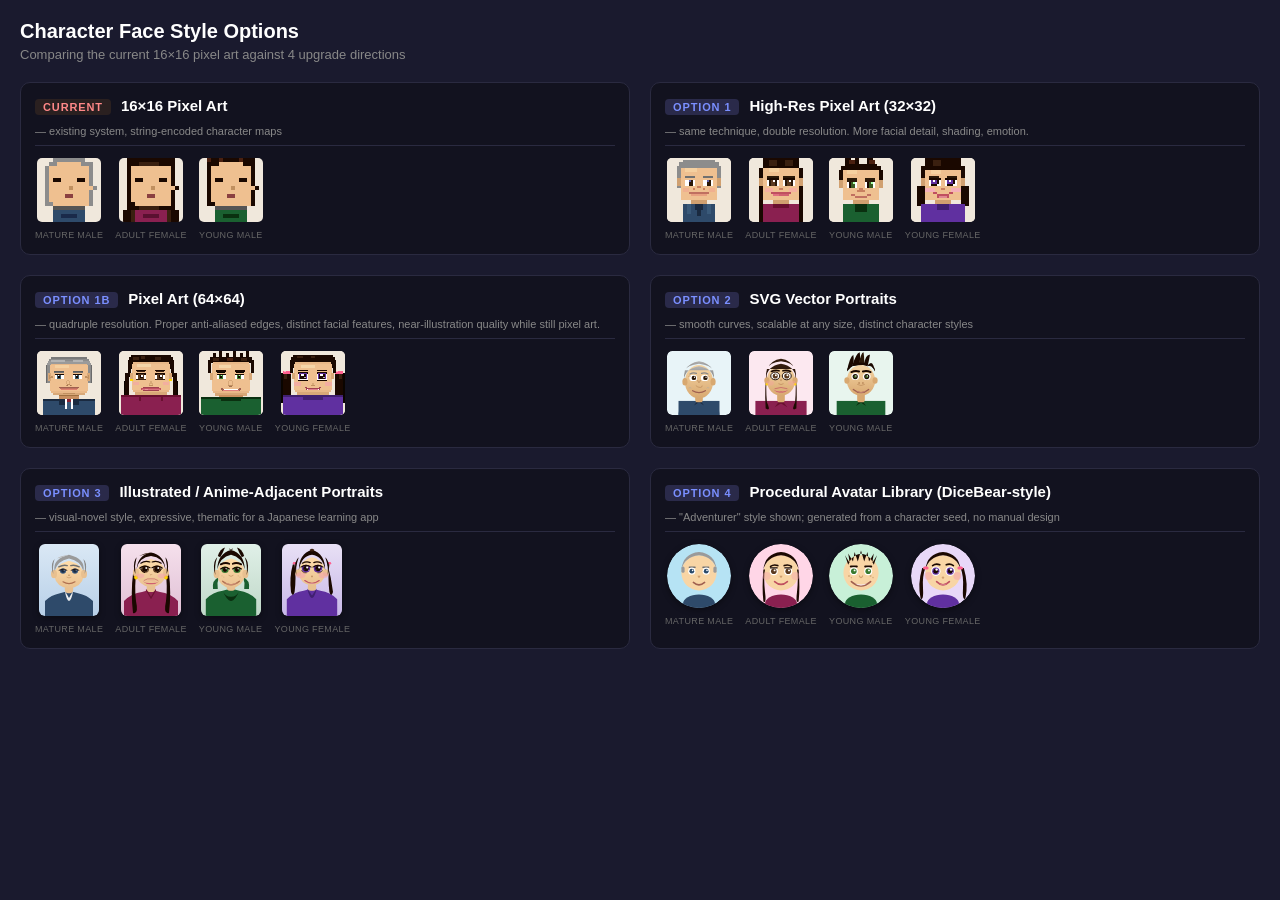
<file: face-styles-demo.html>
<!DOCTYPE html>
<html lang="en">
<head>
<meta charset="UTF-8">
<title>Character Face Style Options</title>
<style>
  * { box-sizing: border-box; margin: 0; padding: 0; }
  body {
    background: #1a1a2e;
    font-family: -apple-system, BlinkMacSystemFont, 'Segoe UI', sans-serif;
    color: #e0e0e0;
    padding: 20px;
  }
  h1 { font-size: 20px; color: #fff; margin-bottom: 4px; }
  .subtitle { color: #888; font-size: 13px; margin-bottom: 20px; }

  .grid {
    display: grid;
    grid-template-columns: 1fr 1fr;
    gap: 20px;
  }
  .section {
    margin-bottom: 0;
    background: #12121f;
    padding: 14px;
    border-radius: 10px;
    border: 1px solid #2a2a40;
  }
  .section.full { grid-column: 1 / -1; }
  .section-header {
    display: flex;
    align-items: baseline;
    gap: 10px;
    margin-bottom: 12px;
    padding-bottom: 8px;
    border-bottom: 1px solid #2a2a40;
    flex-wrap: wrap;
  }
  .option-badge {
    background: #2a2a4a;
    color: #7a8fff;
    font-size: 11px;
    font-weight: 700;
    padding: 2px 8px;
    border-radius: 4px;
    text-transform: uppercase;
    letter-spacing: 0.08em;
  }
  .section-title { font-size: 15px; font-weight: 600; color: #fff; }
  .section-desc { font-size: 11px; color: #888; flex-basis: 100%; }

  .faces-row {
    display: flex;
    gap: 12px;
    flex-wrap: wrap;
  }
  .face-card {
    display: flex;
    flex-direction: column;
    align-items: center;
    gap: 4px;
  }
  .face-label {
    font-size: 9px;
    color: #666;
    text-transform: uppercase;
    letter-spacing: 0.04em;
  }

  .current-face svg, .hires-face svg, .ultra-face svg {
    width: 64px; height: 64px;
    image-rendering: pixelated;
    border-radius: 5px;
    background: #f0e8dc;
  }
  .vector-face svg {
    width: 64px; height: 64px;
    border-radius: 5px;
  }
  .illustrated-face svg {
    width: 60px; height: 72px;
    border-radius: 6px;
    box-shadow: 0 2px 6px rgba(0,0,0,0.4);
  }
  .dicebear-face svg {
    width: 64px; height: 64px;
    border-radius: 50%;
    box-shadow: 0 2px 6px rgba(0,0,0,0.4);
  }

  .size-compare { display: none; }
</style>
</head>
<body>

<h1>Character Face Style Options</h1>
<p class="subtitle">Comparing the current 16×16 pixel art against 4 upgrade directions</p>

<div class="grid">

<!-- CURRENT -->
<div class="section">
  <div class="section-header">
    <span class="option-badge" style="background:#2a2020;color:#ff8888">Current</span>
    <span class="section-title">16×16 Pixel Art</span>
    <span class="section-desc">— existing system, string-encoded character maps</span>
  </div>
  <div class="faces-row">
    <div class="face-card">
      <div class="current-face">
        <svg viewBox="0 0 16 16" xmlns="http://www.w3.org/2000/svg">
          <!-- mature male - grey hair -->
          <rect x="4" y="0" width="8" height="1" fill="#8C8C8C"/>
          <rect x="3" y="1" width="2" height="1" fill="#8C8C8C"/><rect x="5" y="1" width="6" height="1" fill="#EFC090"/><rect x="11" y="1" width="3" height="1" fill="#8C8C8C"/>
          <rect x="2" y="2" width="1" height="1" fill="#8C8C8C"/><rect x="3" y="2" width="10" height="1" fill="#EFC090"/><rect x="13" y="2" width="1" height="1" fill="#8C8C8C"/>
          <rect x="2" y="3" width="1" height="1" fill="#8C8C8C"/><rect x="3" y="3" width="10" height="1" fill="#EFC090"/><rect x="13" y="3" width="1" height="1" fill="#8C8C8C"/>
          <rect x="2" y="4" width="1" height="1" fill="#8C8C8C"/><rect x="3" y="4" width="10" height="1" fill="#EFC090"/><rect x="13" y="4" width="1" height="1" fill="#8C8C8C"/>
          <rect x="2" y="5" width="1" height="1" fill="#8C8C8C"/><rect x="3" y="5" width="1" height="1" fill="#EFC090"/><rect x="4" y="5" width="2" height="1" fill="#1A0800"/><rect x="6" y="5" width="4" height="1" fill="#EFC090"/><rect x="10" y="5" width="2" height="1" fill="#1A0800"/><rect x="12" y="5" width="1" height="1" fill="#EFC090"/><rect x="13" y="5" width="1" height="1" fill="#8C8C8C"/>
          <rect x="2" y="6" width="1" height="1" fill="#8C8C8C"/><rect x="3" y="6" width="10" height="1" fill="#EFC090"/><rect x="13" y="6" width="1" height="1" fill="#8C8C8C"/>
          <rect x="2" y="7" width="1" height="1" fill="#8C8C8C"/><rect x="3" y="7" width="5" height="1" fill="#EFC090"/><rect x="8" y="7" width="1" height="1" fill="#C09060"/><rect x="9" y="7" width="5" height="1" fill="#EFC090"/><rect x="14" y="7" width="1" height="1" fill="#8C8C8C"/>
          <rect x="2" y="8" width="1" height="1" fill="#8C8C8C"/><rect x="3" y="8" width="10" height="1" fill="#EFC090"/><rect x="13" y="8" width="1" height="1" fill="#8C8C8C"/>
          <rect x="2" y="9" width="1" height="1" fill="#8C8C8C"/><rect x="3" y="9" width="4" height="1" fill="#EFC090"/><rect x="7" y="9" width="2" height="1" fill="#8B4040"/><rect x="9" y="9" width="4" height="1" fill="#EFC090"/><rect x="13" y="9" width="1" height="1" fill="#8C8C8C"/>
          <rect x="2" y="10" width="1" height="1" fill="#8C8C8C"/><rect x="3" y="10" width="10" height="1" fill="#EFC090"/><rect x="13" y="10" width="1" height="1" fill="#8C8C8C"/>
          <rect x="2" y="11" width="2" height="1" fill="#8C8C8C"/><rect x="4" y="11" width="9" height="1" fill="#EFC090"/><rect x="13" y="11" width="1" height="1" fill="#8C8C8C"/>
          <rect x="4" y="12" width="8" height="1" fill="#555"/>
          <rect x="4" y="13" width="8" height="1" fill="#2E4A6A"/>
          <rect x="4" y="14" width="2" height="1" fill="#2E4A6A"/><rect x="6" y="14" width="4" height="1" fill="#1A2A4A"/><rect x="10" y="14" width="2" height="1" fill="#2E4A6A"/>
          <rect x="4" y="15" width="8" height="1" fill="#2E4A6A"/>
        </svg>
      </div>
      <span class="face-label">Mature Male</span>
    </div>
    <div class="face-card">
      <div class="current-face">
        <svg viewBox="0 0 16 16" xmlns="http://www.w3.org/2000/svg">
          <!-- adult female - dark hair, pink shirt -->
          <rect x="2" y="0" width="12" height="1" fill="#1A0800"/>
          <rect x="2" y="1" width="3" height="1" fill="#1A0800"/><rect x="5" y="1" width="5" height="1" fill="#3A2010"/><rect x="10" y="1" width="4" height="1" fill="#1A0800"/>
          <rect x="2" y="2" width="1" height="1" fill="#1A0800"/><rect x="3" y="2" width="10" height="1" fill="#EFC090"/><rect x="13" y="2" width="1" height="1" fill="#1A0800"/>
          <rect x="2" y="3" width="1" height="1" fill="#1A0800"/><rect x="3" y="3" width="10" height="1" fill="#EFC090"/><rect x="13" y="3" width="1" height="1" fill="#1A0800"/>
          <rect x="2" y="4" width="1" height="1" fill="#1A0800"/><rect x="3" y="4" width="10" height="1" fill="#EFC090"/><rect x="13" y="4" width="1" height="1" fill="#1A0800"/>
          <rect x="2" y="5" width="1" height="1" fill="#1A0800"/><rect x="3" y="5" width="1" height="1" fill="#EFC090"/><rect x="4" y="5" width="2" height="1" fill="#1A0800"/><rect x="6" y="5" width="4" height="1" fill="#EFC090"/><rect x="10" y="5" width="2" height="1" fill="#1A0800"/><rect x="12" y="5" width="1" height="1" fill="#EFC090"/><rect x="13" y="5" width="1" height="1" fill="#1A0800"/>
          <rect x="2" y="6" width="1" height="1" fill="#1A0800"/><rect x="3" y="6" width="10" height="1" fill="#EFC090"/><rect x="13" y="6" width="1" height="1" fill="#1A0800"/>
          <rect x="2" y="7" width="1" height="1" fill="#1A0800"/><rect x="3" y="7" width="5" height="1" fill="#EFC090"/><rect x="8" y="7" width="1" height="1" fill="#C09060"/><rect x="9" y="7" width="5" height="1" fill="#EFC090"/><rect x="14" y="7" width="1" height="1" fill="#1A0800"/>
          <rect x="2" y="8" width="1" height="1" fill="#1A0800"/><rect x="3" y="8" width="10" height="1" fill="#EFC090"/><rect x="13" y="8" width="1" height="1" fill="#1A0800"/>
          <rect x="2" y="9" width="1" height="1" fill="#1A0800"/><rect x="3" y="9" width="4" height="1" fill="#EFC090"/><rect x="7" y="9" width="2" height="1" fill="#8B4040"/><rect x="9" y="9" width="4" height="1" fill="#EFC090"/><rect x="13" y="9" width="1" height="1" fill="#1A0800"/>
          <rect x="2" y="10" width="1" height="1" fill="#1A0800"/><rect x="3" y="10" width="10" height="1" fill="#EFC090"/><rect x="13" y="10" width="1" height="1" fill="#1A0800"/>
          <rect x="2" y="11" width="2" height="1" fill="#1A0800"/><rect x="4" y="11" width="9" height="1" fill="#EFC090"/><rect x="13" y="11" width="1" height="1" fill="#1A0800"/>
          <rect x="2" y="12" width="3" height="1" fill="#1A0800"/><rect x="5" y="12" width="5" height="1" fill="#3A2010"/><rect x="10" y="12" width="4" height="1" fill="#1A0800"/>
          <rect x="1" y="13" width="2" height="1" fill="#1A0800"/><rect x="3" y="13" width="1" height="1" fill="#3A2010"/><rect x="4" y="13" width="8" height="1" fill="#8A2050"/><rect x="12" y="13" width="1" height="1" fill="#3A2010"/><rect x="13" y="13" width="2" height="1" fill="#1A0800"/>
          <rect x="1" y="14" width="2" height="1" fill="#1A0800"/><rect x="3" y="14" width="1" height="1" fill="#3A2010"/><rect x="4" y="14" width="2" height="1" fill="#8A2050"/><rect x="6" y="14" width="4" height="1" fill="#5A1030"/><rect x="10" y="14" width="2" height="1" fill="#8A2050"/><rect x="12" y="14" width="1" height="1" fill="#3A2010"/><rect x="13" y="14" width="2" height="1" fill="#1A0800"/>
          <rect x="1" y="15" width="2" height="1" fill="#1A0800"/><rect x="3" y="15" width="1" height="1" fill="#3A2010"/><rect x="4" y="15" width="8" height="1" fill="#8A2050"/><rect x="12" y="15" width="1" height="1" fill="#3A2010"/><rect x="13" y="15" width="2" height="1" fill="#1A0800"/>
        </svg>
      </div>
      <span class="face-label">Adult Female</span>
    </div>
    <div class="face-card">
      <div class="current-face">
        <svg viewBox="0 0 16 16" xmlns="http://www.w3.org/2000/svg">
          <!-- young male -->
          <rect x="2" y="0" width="12" height="1" fill="#1A0800"/>
          <rect x="2" y="0" width="1" height="1" fill="#4A2010"/><rect x="5" y="0" width="1" height="1" fill="#4A2010"/><rect x="10" y="0" width="1" height="1" fill="#4A2010"/>
          <rect x="2" y="1" width="3" height="1" fill="#1A0800"/><rect x="5" y="1" width="6" height="1" fill="#EFC090"/><rect x="11" y="1" width="3" height="1" fill="#1A0800"/>
          <rect x="2" y="2" width="1" height="1" fill="#1A0800"/><rect x="3" y="2" width="10" height="1" fill="#EFC090"/><rect x="13" y="2" width="1" height="1" fill="#1A0800"/>
          <rect x="2" y="3" width="1" height="1" fill="#1A0800"/><rect x="3" y="3" width="10" height="1" fill="#EFC090"/><rect x="13" y="3" width="1" height="1" fill="#1A0800"/>
          <rect x="2" y="4" width="1" height="1" fill="#1A0800"/><rect x="3" y="4" width="10" height="1" fill="#EFC090"/><rect x="13" y="4" width="1" height="1" fill="#1A0800"/>
          <rect x="2" y="5" width="1" height="1" fill="#1A0800"/><rect x="3" y="5" width="1" height="1" fill="#EFC090"/><rect x="4" y="5" width="2" height="1" fill="#1A0800"/><rect x="6" y="5" width="4" height="1" fill="#EFC090"/><rect x="10" y="5" width="2" height="1" fill="#1A0800"/><rect x="12" y="5" width="1" height="1" fill="#EFC090"/><rect x="13" y="5" width="1" height="1" fill="#1A0800"/>
          <rect x="2" y="6" width="1" height="1" fill="#1A0800"/><rect x="3" y="6" width="10" height="1" fill="#EFC090"/><rect x="13" y="6" width="1" height="1" fill="#1A0800"/>
          <rect x="2" y="7" width="1" height="1" fill="#1A0800"/><rect x="3" y="7" width="5" height="1" fill="#EFC090"/><rect x="8" y="7" width="1" height="1" fill="#C09060"/><rect x="9" y="7" width="5" height="1" fill="#EFC090"/><rect x="14" y="7" width="1" height="1" fill="#1A0800"/>
          <rect x="2" y="8" width="1" height="1" fill="#1A0800"/><rect x="3" y="8" width="10" height="1" fill="#EFC090"/><rect x="13" y="8" width="1" height="1" fill="#1A0800"/>
          <rect x="2" y="9" width="1" height="1" fill="#1A0800"/><rect x="3" y="9" width="4" height="1" fill="#EFC090"/><rect x="7" y="9" width="2" height="1" fill="#8B4040"/><rect x="9" y="9" width="4" height="1" fill="#EFC090"/><rect x="13" y="9" width="1" height="1" fill="#1A0800"/>
          <rect x="2" y="10" width="1" height="1" fill="#1A0800"/><rect x="3" y="10" width="10" height="1" fill="#EFC090"/><rect x="13" y="10" width="1" height="1" fill="#1A0800"/>
          <rect x="2" y="11" width="2" height="1" fill="#1A0800"/><rect x="4" y="11" width="9" height="1" fill="#EFC090"/><rect x="13" y="11" width="1" height="1" fill="#1A0800"/>
          <rect x="4" y="12" width="8" height="1" fill="#555"/>
          <rect x="4" y="13" width="8" height="1" fill="#1A6030"/>
          <rect x="4" y="14" width="2" height="1" fill="#1A6030"/><rect x="6" y="14" width="4" height="1" fill="#0A3010"/><rect x="10" y="14" width="2" height="1" fill="#1A6030"/>
          <rect x="4" y="15" width="8" height="1" fill="#1A6030"/>
        </svg>
      </div>
      <span class="face-label">Young Male</span>
    </div>
  </div>
</div>

<!-- OPTION 1: HIGH-RES PIXEL ART -->
<div class="section">
  <div class="section-header">
    <span class="option-badge">Option 1</span>
    <span class="section-title">High-Res Pixel Art (32×32)</span>
    <span class="section-desc">— same technique, double resolution. More facial detail, shading, emotion.</span>
  </div>
  <div class="faces-row">

    <div class="face-card">
      <div class="hires-face">
        <svg viewBox="0 0 32 32" xmlns="http://www.w3.org/2000/svg">
          <!-- mature male 32x32 - grey hair, more detail -->
          <rect x="0" y="0" width="32" height="32" fill="#f0e8dc"/>
          <!-- hair top -->
          <rect x="8" y="1" width="16" height="1" fill="#8C8C8C"/>
          <rect x="6" y="2" width="20" height="2" fill="#8C8C8C"/>
          <rect x="5" y="4" width="22" height="1" fill="#8C8C8C"/>
          <!-- hair sides -->
          <rect x="5" y="5" width="2" height="10" fill="#8C8C8C"/>
          <rect x="25" y="5" width="2" height="10" fill="#8C8C8C"/>
          <!-- face skin -->
          <rect x="7" y="5" width="18" height="14" fill="#EFC090"/>
          <!-- forehead highlight -->
          <rect x="9" y="5" width="6" height="2" fill="#F5D0A0"/>
          <!-- ears -->
          <rect x="5" y="10" width="2" height="4" fill="#D0A070"/>
          <rect x="25" y="10" width="2" height="4" fill="#D0A070"/>
          <!-- eyebrows - grey -->
          <rect x="9" y="9" width="5" height="1" fill="#707070"/>
          <rect x="18" y="9" width="5" height="1" fill="#707070"/>
          <!-- eyes - white + dark pupil -->
          <rect x="9" y="11" width="5" height="3" fill="#fff"/>
          <rect x="18" y="11" width="5" height="3" fill="#fff"/>
          <rect x="11" y="11" width="2" height="3" fill="#2A1808"/>
          <rect x="20" y="11" width="2" height="3" fill="#2A1808"/>
          <!-- eye shine -->
          <rect x="11" y="11" width="1" height="1" fill="#6060AA"/>
          <rect x="20" y="11" width="1" height="1" fill="#6060AA"/>
          <!-- nose -->
          <rect x="15" y="14" width="2" height="1" fill="#C88060"/>
          <rect x="13" y="15" width="1" height="1" fill="#C88060"/>
          <rect x="18" y="15" width="1" height="1" fill="#C88060"/>
          <!-- cheeks -->
          <rect x="8" y="15" width="3" height="2" fill="#F0B090"/>
          <rect x="21" y="15" width="3" height="2" fill="#F0B090"/>
          <!-- mouth -->
          <rect x="11" y="17" width="10" height="1" fill="#C07060"/>
          <rect x="12" y="18" width="8" height="1" fill="#E8A080"/>
          <!-- chin -->
          <rect x="7" y="19" width="18" height="2" fill="#EFC090"/>
          <!-- neck -->
          <rect x="12" y="21" width="8" height="2" fill="#D0A070"/>
          <!-- shirt collar - dark blue -->
          <rect x="8" y="23" width="16" height="9" fill="#2E4A6A"/>
          <rect x="10" y="23" width="2" height="5" fill="#3A5A7A"/>
          <rect x="20" y="23" width="2" height="5" fill="#3A5A7A"/>
          <!-- collar v -->
          <rect x="14" y="23" width="4" height="3" fill="#1A2A40"/>
          <rect x="15" y="26" width="2" height="3" fill="#1A2A40"/>
        </svg>
      </div>
      <span class="face-label">Mature Male</span>
    </div>

    <div class="face-card">
      <div class="hires-face">
        <svg viewBox="0 0 32 32" xmlns="http://www.w3.org/2000/svg">
          <!-- adult female 32x32 -->
          <rect x="0" y="0" width="32" height="32" fill="#f0e8dc"/>
          <!-- long dark hair top -->
          <rect x="7" y="0" width="18" height="5" fill="#1A0800"/>
          <rect x="5" y="5" width="2" height="18" fill="#1A0800"/>
          <rect x="25" y="5" width="2" height="18" fill="#1A0800"/>
          <!-- hair highlight -->
          <rect x="10" y="1" width="4" height="3" fill="#3A2010"/>
          <rect x="18" y="1" width="4" height="3" fill="#3A2010"/>
          <!-- face skin -->
          <rect x="7" y="5" width="18" height="16" fill="#EFC090"/>
          <!-- forehead highlight -->
          <rect x="10" y="5" width="5" height="2" fill="#F5D0A0"/>
          <!-- ears -->
          <rect x="5" y="10" width="2" height="4" fill="#D0A070"/>
          <rect x="25" y="10" width="2" height="4" fill="#D0A070"/>
          <!-- eyebrows - thin, dark -->
          <rect x="9" y="9" width="6" height="1" fill="#2A1808"/>
          <rect x="17" y="9" width="6" height="1" fill="#2A1808"/>
          <!-- eyes - larger, expressive -->
          <rect x="9" y="11" width="6" height="3" fill="#fff"/>
          <rect x="17" y="11" width="6" height="3" fill="#fff"/>
          <rect x="10" y="11" width="4" height="3" fill="#2A1808"/>
          <rect x="18" y="11" width="4" height="3" fill="#2A1808"/>
          <!-- iris -->
          <rect x="11" y="11" width="2" height="3" fill="#5A3A20"/>
          <rect x="19" y="11" width="2" height="3" fill="#5A3A20"/>
          <!-- eye shine -->
          <rect x="12" y="11" width="1" height="1" fill="#fff"/>
          <rect x="20" y="11" width="1" height="1" fill="#fff"/>
          <!-- lashes -->
          <rect x="9" y="10" width="6" height="1" fill="#1A0800"/>
          <rect x="17" y="10" width="6" height="1" fill="#1A0800"/>
          <!-- nose - delicate -->
          <rect x="15" y="15" width="2" height="1" fill="#C88060"/>
          <!-- cheeks - rosy -->
          <rect x="8" y="15" width="4" height="2" fill="#F5B0A0"/>
          <rect x="20" y="15" width="4" height="2" fill="#F5B0A0"/>
          <!-- mouth - lips -->
          <rect x="11" y="17" width="10" height="1" fill="#C05060"/>
          <rect x="12" y="18" width="8" height="1" fill="#D06070"/>
          <rect x="12" y="18" width="3" height="1" fill="#E07080"/>
          <!-- chin -->
          <rect x="8" y="19" width="16" height="2" fill="#EFC090"/>
          <!-- neck -->
          <rect x="12" y="21" width="8" height="2" fill="#D0A070"/>
          <!-- shirt + hair framing -->
          <rect x="5" y="23" width="22" height="9" fill="#8A2050"/>
          <rect x="5" y="23" width="2" height="9" fill="#1A0800"/>
          <rect x="25" y="23" width="2" height="9" fill="#1A0800"/>
          <!-- collar detail -->
          <rect x="12" y="23" width="8" height="2" fill="#6A1030"/>
        </svg>
      </div>
      <span class="face-label">Adult Female</span>
    </div>

    <div class="face-card">
      <div class="hires-face">
        <svg viewBox="0 0 32 32" xmlns="http://www.w3.org/2000/svg">
          <!-- young male 32x32 - spiky hair -->
          <rect x="0" y="0" width="32" height="32" fill="#f0e8dc"/>
          <!-- spiky hair -->
          <rect x="8" y="0" width="3" height="4" fill="#1A0800"/>
          <rect x="13" y="0" width="2" height="3" fill="#1A0800"/>
          <rect x="19" y="0" width="3" height="4" fill="#1A0800"/>
          <rect x="8" y="3" width="16" height="3" fill="#1A0800"/>
          <rect x="6" y="4" width="20" height="3" fill="#1A0800"/>
          <!-- hair highlight -->
          <rect x="10" y="1" width="3" height="2" fill="#4A2010"/>
          <rect x="20" y="1" width="3" height="2" fill="#4A2010"/>
          <!-- hair sides -->
          <rect x="5" y="6" width="2" height="9" fill="#1A0800"/>
          <rect x="25" y="6" width="2" height="9" fill="#1A0800"/>
          <!-- face -->
          <rect x="7" y="6" width="18" height="15" fill="#EFC090"/>
          <rect x="9" y="6" width="5" height="2" fill="#F5D0A0"/>
          <!-- ears -->
          <rect x="5" y="11" width="2" height="4" fill="#D0A070"/>
          <rect x="25" y="11" width="2" height="4" fill="#D0A070"/>
          <!-- eyebrows - thick, youthful -->
          <rect x="9" y="10" width="5" height="2" fill="#2A1808"/>
          <rect x="18" y="10" width="5" height="2" fill="#2A1808"/>
          <!-- eyes -->
          <rect x="9" y="12" width="5" height="3" fill="#fff"/>
          <rect x="18" y="12" width="5" height="3" fill="#fff"/>
          <rect x="10" y="12" width="3" height="3" fill="#1A0800"/>
          <rect x="19" y="12" width="3" height="3" fill="#1A0800"/>
          <rect x="11" y="12" width="2" height="3" fill="#3A5A20"/>
          <rect x="20" y="12" width="2" height="3" fill="#3A5A20"/>
          <rect x="12" y="12" width="1" height="1" fill="#aaffaa"/>
          <rect x="21" y="12" width="1" height="1" fill="#aaffaa"/>
          <!-- nose -->
          <rect x="15" y="15" width="2" height="2" fill="#C88060"/>
          <rect x="14" y="16" width="1" height="1" fill="#C88060"/>
          <rect x="17" y="16" width="1" height="1" fill="#C88060"/>
          <!-- smile -->
          <rect x="11" y="18" width="2" height="1" fill="#C07060"/>
          <rect x="13" y="19" width="6" height="1" fill="#C07060"/>
          <rect x="19" y="18" width="2" height="1" fill="#C07060"/>
          <!-- chin -->
          <rect x="7" y="20" width="18" height="1" fill="#EFC090"/>
          <!-- neck -->
          <rect x="12" y="21" width="8" height="2" fill="#D0A070"/>
          <!-- shirt - green -->
          <rect x="7" y="23" width="18" height="9" fill="#1A6030"/>
          <rect x="13" y="23" width="6" height="4" fill="#0A3010"/>
        </svg>
      </div>
      <span class="face-label">Young Male</span>
    </div>

    <div class="face-card">
      <div class="hires-face">
        <svg viewBox="0 0 32 32" xmlns="http://www.w3.org/2000/svg">
          <!-- young female - happy expression -->
          <rect x="0" y="0" width="32" height="32" fill="#f0e8dc"/>
          <!-- twin tails hair -->
          <rect x="7" y="0" width="18" height="4" fill="#1A0800"/>
          <rect x="5" y="4" width="22" height="3" fill="#1A0800"/>
          <rect x="5" y="6" width="2" height="8" fill="#1A0800"/>
          <rect x="25" y="6" width="2" height="8" fill="#1A0800"/>
          <!-- twin tail hangs -->
          <rect x="3" y="14" width="4" height="10" fill="#1A0800"/>
          <rect x="25" y="14" width="4" height="10" fill="#1A0800"/>
          <!-- hair highlight -->
          <rect x="11" y="1" width="4" height="3" fill="#3A2010"/>
          <!-- face -->
          <rect x="7" y="6" width="18" height="15" fill="#EFC090"/>
          <rect x="10" y="6" width="5" height="2" fill="#F5D0A0"/>
          <!-- ears -->
          <rect x="5" y="10" width="2" height="4" fill="#D0A070"/>
          <rect x="25" y="10" width="2" height="4" fill="#D0A070"/>
          <!-- eyebrows -->
          <rect x="9" y="9" width="5" height="1" fill="#2A1808"/>
          <rect x="18" y="9" width="5" height="1" fill="#2A1808"/>
          <!-- eyes - big cute -->
          <rect x="9" y="10" width="6" height="4" fill="#fff"/>
          <rect x="17" y="10" width="6" height="4" fill="#fff"/>
          <rect x="9" y="10" width="6" height="1" fill="#1A0800"/>
          <rect x="17" y="10" width="6" height="1" fill="#1A0800"/>
          <rect x="10" y="11" width="4" height="3" fill="#1A0800"/>
          <rect x="18" y="11" width="4" height="3" fill="#1A0800"/>
          <!-- iris - purple/brown -->
          <rect x="10" y="11" width="3" height="2" fill="#6030A0"/>
          <rect x="18" y="11" width="3" height="2" fill="#6030A0"/>
          <!-- shine dots -->
          <rect x="11" y="11" width="1" height="1" fill="#fff"/>
          <rect x="19" y="11" width="1" height="1" fill="#fff"/>
          <rect x="13" y="13" width="1" height="1" fill="#fff"/>
          <rect x="21" y="13" width="1" height="1" fill="#fff"/>
          <!-- rosy cheeks -->
          <rect x="7" y="15" width="5" height="2" fill="#F5B0B8"/>
          <rect x="20" y="15" width="5" height="2" fill="#F5B0B8"/>
          <!-- nose -->
          <rect x="15" y="15" width="2" height="1" fill="#C88060"/>
          <!-- happy mouth -->
          <rect x="11" y="17" width="2" height="1" fill="#C05060"/>
          <rect x="13" y="18" width="6" height="2" fill="#C05060"/>
          <rect x="19" y="17" width="2" height="1" fill="#C05060"/>
          <rect x="14" y="19" width="4" height="1" fill="#E08890"/>
          <!-- chin -->
          <rect x="8" y="20" width="16" height="1" fill="#EFC090"/>
          <!-- neck + shirt -->
          <rect x="12" y="21" width="8" height="2" fill="#D0A070"/>
          <rect x="5" y="23" width="22" height="9" fill="#6030A0"/>
          <rect x="13" y="23" width="6" height="3" fill="#402070"/>
        </svg>
      </div>
      <span class="face-label">Young Female</span>
    </div>

  </div>

  <div class="size-compare">
    <span>Avatar size comparison:</span>
    <svg viewBox="0 0 16 16" width="32" height="32" style="image-rendering:pixelated;border-radius:4px;background:#f0e8dc">
      <rect x="4" y="0" width="8" height="1" fill="#8C8C8C"/>
      <rect x="3" y="1" width="2" height="1" fill="#8C8C8C"/><rect x="5" y="1" width="6" height="1" fill="#EFC090"/><rect x="11" y="1" width="3" height="1" fill="#8C8C8C"/>
      <rect x="2" y="2" width="1" height="1" fill="#8C8C8C"/><rect x="3" y="2" width="10" height="1" fill="#EFC090"/><rect x="13" y="2" width="1" height="1" fill="#8C8C8C"/>
      <rect x="2" y="5" width="1" height="1" fill="#8C8C8C"/><rect x="4" y="5" width="2" height="1" fill="#1A0800"/><rect x="10" y="5" width="2" height="1" fill="#1A0800"/><rect x="13" y="5" width="1" height="1" fill="#8C8C8C"/>
      <rect x="2" y="9" width="1" height="1" fill="#8C8C8C"/><rect x="7" y="9" width="2" height="1" fill="#8B4040"/><rect x="13" y="9" width="1" height="1" fill="#8C8C8C"/>
      <rect x="4" y="13" width="8" height="3" fill="#2E4A6A"/>
    </svg>
    <span>Current 16px</span>
    <svg viewBox="0 0 32 32" width="64" height="64" style="image-rendering:pixelated;border-radius:4px;background:#f0e8dc">
      <rect x="5" y="4" width="22" height="1" fill="#8C8C8C"/>
      <rect x="5" y="5" width="2" height="10" fill="#8C8C8C"/>
      <rect x="25" y="5" width="2" height="10" fill="#8C8C8C"/>
      <rect x="7" y="5" width="18" height="14" fill="#EFC090"/>
      <rect x="9" y="9" width="5" height="1" fill="#707070"/>
      <rect x="18" y="9" width="5" height="1" fill="#707070"/>
      <rect x="9" y="11" width="5" height="3" fill="#fff"/>
      <rect x="18" y="11" width="5" height="3" fill="#fff"/>
      <rect x="11" y="11" width="2" height="3" fill="#2A1808"/>
      <rect x="20" y="11" width="2" height="3" fill="#2A1808"/>
      <rect x="11" y="17" width="10" height="1" fill="#C07060"/>
      <rect x="12" y="18" width="8" height="1" fill="#E8A080"/>
      <rect x="8" y="23" width="16" height="9" fill="#2E4A6A"/>
    </svg>
    <span>Option 1: 32px</span>
  </div>
</div>

<!-- OPTION 1B: 64x64 -->
<div class="section">
  <div class="section-header">
    <span class="option-badge">Option 1B</span>
    <span class="section-title">Pixel Art (64×64)</span>
    <span class="section-desc">— quadruple resolution. Proper anti-aliased edges, distinct facial features, near-illustration quality while still pixel art.</span>
  </div>
  <div class="faces-row">

    <div class="face-card">
      <div class="ultra-face">
        <svg viewBox="0 0 64 64" xmlns="http://www.w3.org/2000/svg" shape-rendering="crispEdges">
          <rect width="64" height="64" fill="#f0e8dc"/>
          <!-- mature male: grey hair, dignified -->
          <!-- hair top with shading -->
          <rect x="14" y="6" width="36" height="2" fill="#7A7A7A"/>
          <rect x="12" y="8" width="40" height="2" fill="#8C8C8C"/>
          <rect x="11" y="10" width="42" height="2" fill="#9A9A9A"/>
          <rect x="10" y="12" width="44" height="2" fill="#9A9A9A"/>
          <rect x="14" y="9" width="14" height="2" fill="#B4B4B4"/>
          <rect x="36" y="9" width="10" height="2" fill="#B4B4B4"/>
          <!-- hair sides -->
          <rect x="10" y="14" width="3" height="18" fill="#8C8C8C"/>
          <rect x="51" y="14" width="3" height="18" fill="#8C8C8C"/>
          <rect x="9" y="14" width="1" height="18" fill="#6A6A6A"/>
          <rect x="54" y="14" width="1" height="18" fill="#6A6A6A"/>
          <!-- face shape rounded -->
          <rect x="14" y="13" width="36" height="1" fill="#E8B888"/>
          <rect x="13" y="14" width="38" height="26" fill="#EFC090"/>
          <rect x="14" y="40" width="36" height="2" fill="#E8B888"/>
          <rect x="16" y="42" width="32" height="2" fill="#D8A878"/>
          <!-- forehead highlight -->
          <rect x="18" y="14" width="14" height="3" fill="#F5D0A0"/>
          <!-- ears -->
          <rect x="11" y="22" width="3" height="8" fill="#D8A878"/>
          <rect x="50" y="22" width="3" height="8" fill="#D8A878"/>
          <rect x="12" y="24" width="1" height="4" fill="#C09060"/>
          <rect x="51" y="24" width="1" height="4" fill="#C09060"/>
          <!-- eyebrows grey -->
          <rect x="17" y="20" width="10" height="1" fill="#5A5A5A"/>
          <rect x="17" y="21" width="10" height="1" fill="#707070"/>
          <rect x="36" y="20" width="10" height="1" fill="#5A5A5A"/>
          <rect x="36" y="21" width="10" height="1" fill="#707070"/>
          <!-- eyes - sclera -->
          <rect x="18" y="23" width="9" height="5" fill="#fff"/>
          <rect x="36" y="23" width="9" height="5" fill="#fff"/>
          <rect x="18" y="23" width="9" height="1" fill="#1A0800"/>
          <rect x="36" y="23" width="9" height="1" fill="#1A0800"/>
          <!-- iris -->
          <rect x="20" y="24" width="4" height="4" fill="#3A5A6A"/>
          <rect x="38" y="24" width="4" height="4" fill="#3A5A6A"/>
          <!-- pupil -->
          <rect x="21" y="25" width="2" height="2" fill="#1A0800"/>
          <rect x="39" y="25" width="2" height="2" fill="#1A0800"/>
          <!-- shine -->
          <rect x="21" y="24" width="1" height="1" fill="#fff"/>
          <rect x="39" y="24" width="1" height="1" fill="#fff"/>
          <!-- crow's feet -->
          <rect x="14" y="25" width="2" height="1" fill="#C09060"/>
          <rect x="48" y="25" width="2" height="1" fill="#C09060"/>
          <rect x="13" y="26" width="3" height="1" fill="#C09060"/>
          <rect x="48" y="26" width="3" height="1" fill="#C09060"/>
          <!-- nose -->
          <rect x="30" y="29" width="2" height="1" fill="#D8A878"/>
          <rect x="29" y="30" width="1" height="3" fill="#D8A878"/>
          <rect x="32" y="30" width="1" height="3" fill="#D8A878"/>
          <rect x="30" y="33" width="3" height="1" fill="#C09060"/>
          <rect x="29" y="34" width="2" height="1" fill="#C09060"/>
          <rect x="33" y="34" width="2" height="1" fill="#C09060"/>
          <!-- nostril shadow -->
          <rect x="30" y="34" width="1" height="1" fill="#A07050"/>
          <rect x="33" y="34" width="1" height="1" fill="#A07050"/>
          <!-- mouth -->
          <rect x="22" y="36" width="20" height="1" fill="#A06050"/>
          <rect x="23" y="37" width="18" height="1" fill="#C07060"/>
          <rect x="24" y="38" width="16" height="1" fill="#E08070"/>
          <!-- chin shadow -->
          <rect x="26" y="42" width="12" height="1" fill="#C09060"/>
          <!-- neck -->
          <rect x="22" y="44" width="20" height="4" fill="#C89060"/>
          <rect x="22" y="44" width="20" height="1" fill="#A07040"/>
          <!-- shirt/jacket dark blue -->
          <rect x="6" y="48" width="52" height="16" fill="#2E4A6A"/>
          <rect x="6" y="48" width="52" height="2" fill="#1A2A40"/>
          <!-- collar -->
          <rect x="22" y="48" width="20" height="6" fill="#1A2A40"/>
          <rect x="28" y="48" width="8" height="10" fill="#fff"/>
          <rect x="30" y="48" width="4" height="10" fill="#3A5A7A"/>
          <!-- tie knot -->
          <rect x="30" y="48" width="4" height="3" fill="#8A2030"/>
        </svg>
      </div>
      <span class="face-label">Mature Male</span>
    </div>

    <div class="face-card">
      <div class="ultra-face">
        <svg viewBox="0 0 64 64" xmlns="http://www.w3.org/2000/svg" shape-rendering="crispEdges">
          <rect width="64" height="64" fill="#f0e8dc"/>
          <!-- adult female: long dark hair -->
          <!-- hair behind shoulders -->
          <rect x="6" y="22" width="4" height="42" fill="#1A0800"/>
          <rect x="54" y="22" width="4" height="42" fill="#1A0800"/>
          <rect x="5" y="30" width="1" height="34" fill="#0A0400"/>
          <rect x="58" y="30" width="1" height="34" fill="#0A0400"/>
          <!-- hair top -->
          <rect x="12" y="4" width="40" height="2" fill="#1A0800"/>
          <rect x="10" y="6" width="44" height="3" fill="#1A0800"/>
          <rect x="9" y="9" width="46" height="3" fill="#1A0800"/>
          <rect x="9" y="12" width="3" height="14" fill="#1A0800"/>
          <rect x="52" y="12" width="3" height="14" fill="#1A0800"/>
          <!-- hair highlights -->
          <rect x="14" y="6" width="6" height="3" fill="#3A2010"/>
          <rect x="22" y="5" width="4" height="3" fill="#3A2010"/>
          <rect x="36" y="6" width="6" height="3" fill="#3A2010"/>
          <!-- side bangs -->
          <rect x="12" y="12" width="6" height="6" fill="#1A0800"/>
          <rect x="46" y="12" width="6" height="6" fill="#1A0800"/>
          <rect x="13" y="13" width="3" height="2" fill="#3A2010"/>
          <!-- face -->
          <rect x="14" y="11" width="36" height="2" fill="#E8B888"/>
          <rect x="13" y="13" width="38" height="26" fill="#EFC090"/>
          <rect x="14" y="39" width="36" height="2" fill="#E8B888"/>
          <rect x="16" y="41" width="32" height="3" fill="#D8A878"/>
          <!-- forehead highlight -->
          <rect x="18" y="13" width="14" height="3" fill="#F5D5A8"/>
          <!-- ears + earrings -->
          <rect x="11" y="22" width="3" height="6" fill="#D8A878"/>
          <rect x="50" y="22" width="3" height="6" fill="#D8A878"/>
          <rect x="11" y="28" width="3" height="2" fill="#FFD700"/>
          <rect x="50" y="28" width="3" height="2" fill="#FFD700"/>
          <!-- thin elegant brows -->
          <rect x="17" y="19" width="10" height="1" fill="#1A0800"/>
          <rect x="36" y="19" width="10" height="1" fill="#1A0800"/>
          <rect x="18" y="20" width="8" height="1" fill="#3A2010"/>
          <rect x="37" y="20" width="8" height="1" fill="#3A2010"/>
          <!-- big anime-ish eyes -->
          <rect x="17" y="22" width="10" height="6" fill="#fff"/>
          <rect x="36" y="22" width="10" height="6" fill="#fff"/>
          <!-- top lashes -->
          <rect x="17" y="22" width="10" height="2" fill="#1A0800"/>
          <rect x="36" y="22" width="10" height="2" fill="#1A0800"/>
          <!-- iris -->
          <rect x="19" y="23" width="6" height="5" fill="#5A3A20"/>
          <rect x="38" y="23" width="6" height="5" fill="#5A3A20"/>
          <!-- pupil -->
          <rect x="21" y="24" width="3" height="3" fill="#1A0800"/>
          <rect x="40" y="24" width="3" height="3" fill="#1A0800"/>
          <!-- shine -->
          <rect x="22" y="24" width="2" height="2" fill="#fff"/>
          <rect x="41" y="24" width="2" height="2" fill="#fff"/>
          <!-- bottom lash hint -->
          <rect x="17" y="28" width="10" height="1" fill="#3A2010"/>
          <rect x="36" y="28" width="10" height="1" fill="#3A2010"/>
          <!-- nose - delicate -->
          <rect x="31" y="30" width="2" height="3" fill="#D8A878"/>
          <rect x="30" y="32" width="1" height="2" fill="#D8A878"/>
          <rect x="33" y="32" width="1" height="2" fill="#D8A878"/>
          <rect x="30" y="34" width="4" height="1" fill="#C09060"/>
          <!-- rosy cheeks -->
          <rect x="14" y="31" width="6" height="3" fill="#F5A0B0" opacity="0.5"/>
          <rect x="44" y="31" width="6" height="3" fill="#F5A0B0" opacity="0.5"/>
          <!-- lips -->
          <rect x="24" y="36" width="16" height="1" fill="#A04050"/>
          <rect x="22" y="37" width="20" height="2" fill="#C05060"/>
          <rect x="23" y="38" width="18" height="1" fill="#D87080"/>
          <rect x="24" y="39" width="16" height="1" fill="#A04050"/>
          <rect x="26" y="38" width="3" height="1" fill="#E89098"/>
          <!-- shirt - magenta -->
          <rect x="2" y="44" width="60" height="20" fill="#8A2050"/>
          <rect x="2" y="44" width="60" height="2" fill="#6A1030"/>
          <!-- collar/neckline -->
          <rect x="20" y="44" width="24" height="6" fill="#6A1030"/>
          <rect x="22" y="46" width="20" height="4" fill="#8A2050"/>
        </svg>
      </div>
      <span class="face-label">Adult Female</span>
    </div>

    <div class="face-card">
      <div class="ultra-face">
        <svg viewBox="0 0 64 64" xmlns="http://www.w3.org/2000/svg" shape-rendering="crispEdges">
          <rect width="64" height="64" fill="#f0e8dc"/>
          <!-- young male: spiky hair, friendly -->
          <!-- spike tips -->
          <rect x="14" y="2" width="3" height="4" fill="#1A0800"/>
          <rect x="20" y="0" width="3" height="6" fill="#1A0800"/>
          <rect x="27" y="2" width="3" height="4" fill="#1A0800"/>
          <rect x="34" y="0" width="3" height="6" fill="#1A0800"/>
          <rect x="41" y="2" width="3" height="4" fill="#1A0800"/>
          <rect x="47" y="0" width="3" height="6" fill="#1A0800"/>
          <!-- hair main -->
          <rect x="11" y="6" width="42" height="3" fill="#1A0800"/>
          <rect x="9" y="9" width="46" height="3" fill="#1A0800"/>
          <rect x="9" y="12" width="3" height="10" fill="#1A0800"/>
          <rect x="52" y="12" width="3" height="10" fill="#1A0800"/>
          <!-- hair highlights -->
          <rect x="14" y="7" width="6" height="3" fill="#3A2010"/>
          <rect x="28" y="7" width="6" height="3" fill="#4A2010"/>
          <rect x="42" y="7" width="6" height="3" fill="#3A2010"/>
          <!-- bangs -->
          <rect x="14" y="12" width="6" height="4" fill="#1A0800"/>
          <rect x="44" y="12" width="6" height="4" fill="#1A0800"/>
          <rect x="22" y="12" width="20" height="2" fill="#1A0800"/>
          <!-- face -->
          <rect x="14" y="11" width="36" height="2" fill="#E8B888"/>
          <rect x="13" y="13" width="38" height="27" fill="#EFC090"/>
          <rect x="14" y="40" width="36" height="2" fill="#E8B888"/>
          <rect x="16" y="42" width="32" height="3" fill="#D8A878"/>
          <rect x="20" y="44" width="24" height="2" fill="#C89060"/>
          <!-- forehead -->
          <rect x="20" y="14" width="12" height="3" fill="#F5D5A8"/>
          <!-- ears -->
          <rect x="11" y="22" width="3" height="7" fill="#D8A878"/>
          <rect x="50" y="22" width="3" height="7" fill="#D8A878"/>
          <!-- thick eyebrows -->
          <rect x="17" y="19" width="10" height="2" fill="#1A0800"/>
          <rect x="36" y="19" width="10" height="2" fill="#1A0800"/>
          <rect x="18" y="21" width="8" height="1" fill="#0A0400"/>
          <rect x="37" y="21" width="8" height="1" fill="#0A0400"/>
          <!-- eyes -->
          <rect x="18" y="23" width="9" height="5" fill="#fff"/>
          <rect x="36" y="23" width="9" height="5" fill="#fff"/>
          <rect x="18" y="23" width="9" height="1" fill="#1A0800"/>
          <rect x="36" y="23" width="9" height="1" fill="#1A0800"/>
          <!-- iris green -->
          <rect x="20" y="24" width="4" height="4" fill="#3A7A30"/>
          <rect x="38" y="24" width="4" height="4" fill="#3A7A30"/>
          <rect x="21" y="25" width="2" height="2" fill="#1A0800"/>
          <rect x="39" y="25" width="2" height="2" fill="#1A0800"/>
          <rect x="22" y="24" width="1" height="1" fill="#aaffaa"/>
          <rect x="40" y="24" width="1" height="1" fill="#aaffaa"/>
          <!-- nose -->
          <rect x="30" y="29" width="3" height="1" fill="#D8A878"/>
          <rect x="29" y="30" width="1" height="4" fill="#D8A878"/>
          <rect x="33" y="30" width="1" height="4" fill="#D8A878"/>
          <rect x="29" y="34" width="5" height="1" fill="#C09060"/>
          <rect x="30" y="35" width="3" height="1" fill="#A07050"/>
          <!-- big grin -->
          <rect x="22" y="37" width="2" height="2" fill="#A06050"/>
          <rect x="40" y="37" width="2" height="2" fill="#A06050"/>
          <rect x="23" y="38" width="18" height="2" fill="#A06050"/>
          <rect x="24" y="39" width="16" height="1" fill="#E08080"/>
          <rect x="25" y="38" width="14" height="1" fill="#fff"/>
          <!-- shirt - green tee -->
          <rect x="2" y="46" width="60" height="18" fill="#1A6030"/>
          <rect x="2" y="46" width="60" height="2" fill="#0A3010"/>
          <rect x="22" y="46" width="20" height="4" fill="#0A3010"/>
        </svg>
      </div>
      <span class="face-label">Young Male</span>
    </div>

    <div class="face-card">
      <div class="ultra-face">
        <svg viewBox="0 0 64 64" xmlns="http://www.w3.org/2000/svg" shape-rendering="crispEdges">
          <rect width="64" height="64" fill="#f0e8dc"/>
          <!-- young female: pigtails, big eyes -->
          <!-- pigtails hanging -->
          <rect x="2" y="22" width="8" height="30" fill="#1A0800"/>
          <rect x="54" y="22" width="8" height="30" fill="#1A0800"/>
          <rect x="0" y="22" width="2" height="30" fill="#0A0400"/>
          <rect x="62" y="22" width="2" height="30" fill="#0A0400"/>
          <rect x="3" y="22" width="3" height="6" fill="#3A2010"/>
          <rect x="58" y="22" width="3" height="6" fill="#3A2010"/>
          <!-- ribbon ties -->
          <rect x="2" y="20" width="8" height="3" fill="#FF6090"/>
          <rect x="54" y="20" width="8" height="3" fill="#FF6090"/>
          <rect x="3" y="20" width="2" height="1" fill="#FFB0C0"/>
          <rect x="55" y="20" width="2" height="1" fill="#FFB0C0"/>
          <!-- hair top -->
          <rect x="12" y="4" width="40" height="2" fill="#1A0800"/>
          <rect x="10" y="6" width="44" height="3" fill="#1A0800"/>
          <rect x="9" y="9" width="46" height="3" fill="#1A0800"/>
          <rect x="9" y="12" width="3" height="10" fill="#1A0800"/>
          <rect x="52" y="12" width="3" height="10" fill="#1A0800"/>
          <!-- hair shine -->
          <rect x="16" y="5" width="6" height="2" fill="#3A2010"/>
          <rect x="30" y="5" width="4" height="2" fill="#3A2010"/>
          <!-- bangs with parting -->
          <rect x="12" y="12" width="8" height="5" fill="#1A0800"/>
          <rect x="44" y="12" width="8" height="5" fill="#1A0800"/>
          <rect x="20" y="12" width="24" height="2" fill="#1A0800"/>
          <rect x="29" y="12" width="6" height="3" fill="#3A2010"/>
          <!-- face -->
          <rect x="14" y="11" width="36" height="2" fill="#E8B888"/>
          <rect x="13" y="13" width="38" height="26" fill="#EFC090"/>
          <rect x="14" y="39" width="36" height="2" fill="#E8B888"/>
          <rect x="16" y="41" width="32" height="3" fill="#D8A878"/>
          <!-- forehead -->
          <rect x="20" y="14" width="14" height="3" fill="#F5D5A8"/>
          <!-- ears -->
          <rect x="11" y="22" width="3" height="6" fill="#D8A878"/>
          <rect x="50" y="22" width="3" height="6" fill="#D8A878"/>
          <!-- soft eyebrows -->
          <rect x="17" y="19" width="10" height="1" fill="#1A0800"/>
          <rect x="36" y="19" width="10" height="1" fill="#1A0800"/>
          <!-- huge cute eyes -->
          <rect x="17" y="21" width="10" height="8" fill="#fff"/>
          <rect x="36" y="21" width="10" height="8" fill="#fff"/>
          <rect x="17" y="21" width="10" height="2" fill="#1A0800"/>
          <rect x="36" y="21" width="10" height="2" fill="#1A0800"/>
          <!-- iris purple -->
          <rect x="18" y="22" width="8" height="6" fill="#6030A0"/>
          <rect x="37" y="22" width="8" height="6" fill="#6030A0"/>
          <rect x="19" y="23" width="6" height="5" fill="#1A0800"/>
          <rect x="38" y="23" width="6" height="5" fill="#1A0800"/>
          <!-- big shines -->
          <rect x="20" y="23" width="3" height="2" fill="#fff"/>
          <rect x="39" y="23" width="3" height="2" fill="#fff"/>
          <rect x="23" y="26" width="2" height="1" fill="#fff" opacity="0.7"/>
          <rect x="42" y="26" width="2" height="1" fill="#fff" opacity="0.7"/>
          <!-- bottom lashes -->
          <rect x="17" y="29" width="10" height="1" fill="#1A0800"/>
          <rect x="36" y="29" width="10" height="1" fill="#1A0800"/>
          <!-- pink cheeks -->
          <rect x="13" y="31" width="7" height="4" fill="#F5A0B0" opacity="0.6"/>
          <rect x="44" y="31" width="7" height="4" fill="#F5A0B0" opacity="0.6"/>
          <!-- tiny nose -->
          <rect x="31" y="32" width="2" height="2" fill="#D8A878"/>
          <rect x="30" y="34" width="4" height="1" fill="#C09060"/>
          <!-- happy mouth -->
          <rect x="24" y="36" width="2" height="1" fill="#A04050"/>
          <rect x="38" y="36" width="2" height="1" fill="#A04050"/>
          <rect x="25" y="37" width="14" height="2" fill="#A04050"/>
          <rect x="26" y="38" width="12" height="1" fill="#fff"/>
          <rect x="27" y="38" width="10" height="1" fill="#E08090"/>
          <!-- shirt purple -->
          <rect x="2" y="44" width="60" height="20" fill="#6030A0"/>
          <rect x="2" y="44" width="60" height="2" fill="#402070"/>
          <rect x="22" y="44" width="20" height="5" fill="#402070"/>
        </svg>
      </div>
      <span class="face-label">Young Female</span>
    </div>

  </div>
</div>

<!-- OPTION 2: SVG VECTOR -->
<div class="section">
  <div class="section-header">
    <span class="option-badge">Option 2</span>
    <span class="section-title">SVG Vector Portraits</span>
    <span class="section-desc">— smooth curves, scalable at any size, distinct character styles</span>
  </div>
  <div class="faces-row">

    <div class="face-card">
      <div class="vector-face">
        <svg viewBox="0 0 100 100" xmlns="http://www.w3.org/2000/svg">
          <defs>
            <linearGradient id="skinGrad" x1="0" y1="0" x2="0" y2="1">
              <stop offset="0%" stop-color="#F5D5A5"/>
              <stop offset="100%" stop-color="#D8A870"/>
            </linearGradient>
            <linearGradient id="greyHairGrad" x1="0" y1="0" x2="0" y2="1">
              <stop offset="0%" stop-color="#B4B4B4"/>
              <stop offset="100%" stop-color="#7A7A7A"/>
            </linearGradient>
          </defs>
          <rect width="100" height="100" fill="#e8f4f8" rx="8"/>
          <!-- shirt -->
          <ellipse cx="50" cy="98" rx="32" ry="20" fill="#2E4A6A"/>
          <rect x="18" y="78" width="64" height="22" fill="#2E4A6A"/>
          <!-- collar -->
          <polygon points="50,75 42,85 50,80 58,85" fill="#1A2A40"/>
          <!-- neck -->
          <rect x="44" y="68" width="12" height="12" rx="4" fill="#D8A870"/>
          <!-- face -->
          <ellipse cx="50" cy="48" rx="22" ry="26" fill="url(#skinGrad)"/>
          <!-- ears -->
          <ellipse cx="28" cy="48" rx="4" ry="6" fill="#D8A870"/>
          <ellipse cx="72" cy="48" rx="4" ry="6" fill="#D8A870"/>
          <!-- grey hair - receding -->
          <path d="M28,30 Q35,18 50,16 Q65,18 72,30 Q68,22 50,20 Q32,22 28,30 Z" fill="url(#greyHairGrad)"/>
          <path d="M28,30 Q26,38 27,44 Q28,28 50,24 Q72,28 73,44 Q74,38 72,30 Z" fill="url(#greyHairGrad)"/>
          <!-- eyebrows - grey -->
          <path d="M36,36 Q41,33 46,35" stroke="#888" stroke-width="2" fill="none" stroke-linecap="round"/>
          <path d="M54,35 Q59,33 64,36" stroke="#888" stroke-width="2" fill="none" stroke-linecap="round"/>
          <!-- eyes -->
          <ellipse cx="41" cy="42" rx="6" ry="5" fill="white"/>
          <ellipse cx="59" cy="42" rx="6" ry="5" fill="white"/>
          <circle cx="42" cy="42" r="3.5" fill="#2A1808"/>
          <circle cx="60" cy="42" r="3.5" fill="#2A1808"/>
          <circle cx="43" cy="41" r="1" fill="white"/>
          <circle cx="61" cy="41" r="1" fill="white"/>
          <!-- wrinkles -->
          <path d="M33,40 Q35,38 37,40" stroke="#C09060" stroke-width="0.8" fill="none"/>
          <path d="M63,40 Q65,38 67,40" stroke="#C09060" stroke-width="0.8" fill="none"/>
          <!-- nose -->
          <path d="M48,46 Q50,54 52,46" stroke="#C09060" stroke-width="1.5" fill="none" stroke-linecap="round"/>
          <path d="M45,54 Q48,57 52,57 Q55,57 55,54" stroke="#C09060" stroke-width="1.2" fill="none"/>
          <!-- mouth - subtle smile -->
          <path d="M40,62 Q50,68 60,62" stroke="#A06050" stroke-width="2" fill="none" stroke-linecap="round"/>
          <!-- grey stubble suggestion -->
          <path d="M34,58 Q36,56 38,58" stroke="#aaa" stroke-width="0.8" fill="none"/>
          <path d="M62,58 Q64,56 66,58" stroke="#aaa" stroke-width="0.8" fill="none"/>
        </svg>
      </div>
      <span class="face-label">Mature Male</span>
    </div>

    <div class="face-card">
      <div class="vector-face">
        <svg viewBox="0 0 100 100" xmlns="http://www.w3.org/2000/svg">
          <defs>
            <linearGradient id="skinGradF" x1="0" y1="0" x2="0" y2="1">
              <stop offset="0%" stop-color="#F5D5A5"/>
              <stop offset="100%" stop-color="#D8A870"/>
            </linearGradient>
            <linearGradient id="darkHairGrad" x1="0" y1="0" x2="0" y2="1">
              <stop offset="0%" stop-color="#3A2010"/>
              <stop offset="100%" stop-color="#1A0800"/>
            </linearGradient>
          </defs>
          <rect width="100" height="100" fill="#fce8f0" rx="8"/>
          <!-- shirt -->
          <rect x="10" y="78" width="80" height="22" fill="#8A2050"/>
          <polygon points="50,75 40,88 50,82 60,88" fill="#6A1030"/>
          <!-- neck -->
          <rect x="44" y="66" width="12" height="14" rx="4" fill="#D8A870"/>
          <!-- hair long - behind -->
          <path d="M28,30 Q24,55 26,90 Q35,95 28,80 Q26,60 28,30 Z" fill="url(#darkHairGrad)"/>
          <path d="M72,30 Q76,55 74,90 Q65,95 72,80 Q74,60 72,30 Z" fill="url(#darkHairGrad)"/>
          <!-- face -->
          <ellipse cx="50" cy="46" rx="22" ry="24" fill="url(#skinGradF)"/>
          <!-- ears + earrings -->
          <ellipse cx="28" cy="46" rx="4" ry="5" fill="#D8A870"/>
          <ellipse cx="72" cy="46" rx="4" ry="5" fill="#D8A870"/>
          <circle cx="28" cy="52" r="2" fill="#FFD700"/>
          <circle cx="72" cy="52" r="2" fill="#FFD700"/>
          <!-- hair top -->
          <path d="M28,28 Q35,14 50,12 Q65,14 72,28 Q68,18 50,16 Q32,18 28,28 Z" fill="url(#darkHairGrad)"/>
          <path d="M28,28 Q26,36 27,42 Q28,24 50,20 Q72,24 73,42 Q74,36 72,28 Z" fill="url(#darkHairGrad)"/>
          <!-- eyebrows -->
          <path d="M35,32 Q41,29 47,31" stroke="#1A0800" stroke-width="2.5" fill="none" stroke-linecap="round"/>
          <path d="M53,31 Q59,29 65,32" stroke="#1A0800" stroke-width="2.5" fill="none" stroke-linecap="round"/>
          <!-- eyes - larger, lashes -->
          <ellipse cx="41" cy="39" rx="7" ry="6" fill="white"/>
          <ellipse cx="59" cy="39" rx="7" ry="6" fill="white"/>
          <ellipse cx="41" cy="39" rx="7" ry="6" fill="none" stroke="#1A0800" stroke-width="1.5"/>
          <ellipse cx="59" cy="39" rx="7" ry="6" fill="none" stroke="#1A0800" stroke-width="1.5"/>
          <circle cx="41" cy="39" r="4" fill="#5A3A20"/>
          <circle cx="59" cy="39" r="4" fill="#5A3A20"/>
          <circle cx="42" cy="38" r="1.5" fill="white"/>
          <circle cx="60" cy="38" r="1.5" fill="white"/>
          <!-- nose -->
          <path d="M49,44 Q50,50 51,44" stroke="#C09060" stroke-width="1.2" fill="none"/>
          <path d="M46,51 Q50,54 54,51" stroke="#C09060" stroke-width="1.2" fill="none"/>
          <!-- rosy cheeks -->
          <ellipse cx="33" cy="50" rx="6" ry="4" fill="#F5A0A0" opacity="0.4"/>
          <ellipse cx="67" cy="50" rx="6" ry="4" fill="#F5A0A0" opacity="0.4"/>
          <!-- lips -->
          <path d="M40,59 Q50,55 60,59" stroke="#C05060" stroke-width="1" fill="none"/>
          <path d="M38,60 Q44,64 50,63 Q56,64 62,60 Q56,66 50,65 Q44,66 38,60 Z" fill="#D06070"/>
        </svg>
      </div>
      <span class="face-label">Adult Female</span>
    </div>

    <div class="face-card">
      <div class="vector-face">
        <svg viewBox="0 0 100 100" xmlns="http://www.w3.org/2000/svg">
          <defs>
            <linearGradient id="skinYM" x1="0" y1="0" x2="0" y2="1">
              <stop offset="0%" stop-color="#F5D5A5"/>
              <stop offset="100%" stop-color="#D8A870"/>
            </linearGradient>
          </defs>
          <rect width="100" height="100" fill="#e8f5ee" rx="8"/>
          <rect x="12" y="78" width="76" height="22" fill="#1A6030"/>
          <polygon points="50,75 42,86 50,81 58,86" fill="#0A3010"/>
          <rect x="44" y="66" width="12" height="14" rx="4" fill="#D8A870"/>
          <ellipse cx="50" cy="46" rx="22" ry="24" fill="url(#skinYM)"/>
          <ellipse cx="28" cy="46" rx="4" ry="5" fill="#D8A870"/>
          <ellipse cx="72" cy="46" rx="4" ry="5" fill="#D8A870"/>
          <!-- spiky hair -->
          <path d="M28,32 Q32,10 38,6 Q40,18 36,24 Z" fill="#1A0800"/>
          <path d="M36,24 Q42,4 48,2 Q50,16 46,22 Z" fill="#1A0800"/>
          <path d="M46,22 Q50,2 54,2 Q56,16 54,22 Z" fill="#2A1808"/>
          <path d="M54,22 Q58,4 64,6 Q62,18 60,24 Z" fill="#1A0800"/>
          <path d="M60,24 Q68,10 72,32 Q66,20 60,24 Z" fill="#1A0800"/>
          <path d="M28,32 Q28,24 35,24 Q55,20 65,24 Q72,24 72,32 Q68,20 50,18 Q32,20 28,32 Z" fill="#1A0800"/>
          <!-- eyebrows - thick -->
          <path d="M35,33 Q41,30 47,32" stroke="#1A0800" stroke-width="3" fill="none" stroke-linecap="round"/>
          <path d="M53,32 Q59,30 65,33" stroke="#1A0800" stroke-width="3" fill="none" stroke-linecap="round"/>
          <!-- eyes -->
          <ellipse cx="41" cy="40" rx="6" ry="5.5" fill="white"/>
          <ellipse cx="59" cy="40" rx="6" ry="5.5" fill="white"/>
          <circle cx="41" cy="40" r="4" fill="#1A0800"/>
          <circle cx="59" cy="40" r="4" fill="#1A0800"/>
          <circle cx="41" cy="40" r="2.5" fill="#3A5A20"/>
          <circle cx="59" cy="40" r="2.5" fill="#3A5A20"/>
          <circle cx="42" cy="39" r="1" fill="white"/>
          <circle cx="60" cy="39" r="1" fill="white"/>
          <!-- nose -->
          <circle cx="47" cy="50" r="1.5" fill="#C09060"/>
          <circle cx="53" cy="50" r="1.5" fill="#C09060"/>
          <path d="M44,52 Q50,56 56,52" stroke="#C09060" stroke-width="1.2" fill="none"/>
          <!-- grin -->
          <path d="M38,60 Q50,70 62,60" stroke="#A06050" stroke-width="2" fill="none" stroke-linecap="round"/>
          <path d="M42,62 Q50,68 58,62 Q50,66 42,62 Z" fill="#E0A090"/>
        </svg>
      </div>
      <span class="face-label">Young Male</span>
    </div>

  </div>
</div>

<!-- OPTION 3: ILLUSTRATED (anime-adjacent) -->
<div class="section">
  <div class="section-header">
    <span class="option-badge">Option 3</span>
    <span class="section-title">Illustrated / Anime-Adjacent Portraits</span>
    <span class="section-desc">— visual-novel style, expressive, thematic for a Japanese learning app</span>
  </div>
  <div class="faces-row">

    <div class="face-card">
      <div class="illustrated-face">
        <svg viewBox="0 0 100 120" xmlns="http://www.w3.org/2000/svg">
          <defs>
            <linearGradient id="bgGrad1" x1="0" y1="0" x2="0" y2="1">
              <stop offset="0%" stop-color="#dae8f5"/>
              <stop offset="100%" stop-color="#b8d0e8"/>
            </linearGradient>
            <linearGradient id="skinAN1" x1="0" y1="0" x2="0" y2="1">
              <stop offset="0%" stop-color="#FFDDAA"/>
              <stop offset="100%" stop-color="#E8C090"/>
            </linearGradient>
          </defs>
          <rect width="100" height="120" fill="url(#bgGrad1)" rx="8"/>
          <!-- body/suit -->
          <path d="M10,120 L10,95 Q20,85 35,82 L50,78 L65,82 Q80,85 90,95 L90,120 Z" fill="#2E4A6A"/>
          <path d="M43,78 L50,90 L57,78 Q54,95 50,95 Q46,95 43,78 Z" fill="#fff" opacity="0.9"/>
          <!-- neck -->
          <rect x="43" y="68" width="14" height="14" rx="6" fill="#E8C090"/>
          <!-- face shape - slightly angular for maturity -->
          <path d="M26,55 Q24,35 50,28 Q76,35 74,55 Q72,70 50,75 Q28,70 26,55 Z" fill="url(#skinAN1)"/>
          <!-- ears -->
          <ellipse cx="25" cy="50" rx="5" ry="7" fill="#E8C090"/>
          <ellipse cx="75" cy="50" rx="5" ry="7" fill="#E8C090"/>
          <!-- hair - grey, swept back -->
          <path d="M26,45 Q22,25 50,18 Q78,25 74,45 Q70,28 50,24 Q30,28 26,45 Z" fill="#9A9A9A"/>
          <path d="M22,45 Q20,30 26,25 Q22,38 24,50 Z" fill="#8A8A8A"/>
          <path d="M78,45 Q80,30 74,25 Q78,38 76,50 Z" fill="#8A8A8A"/>
          <!-- hair detail -->
          <path d="M30,24 Q35,20 50,18 Q40,22 30,24 Z" fill="#BBBBBB"/>
          <!-- eyebrows - strong, grey -->
          <path d="M33,38 Q41,34 47,36" stroke="#707070" stroke-width="2.5" fill="none" stroke-linecap="round"/>
          <path d="M53,36 Q59,34 67,38" stroke="#707070" stroke-width="2.5" fill="none" stroke-linecap="round"/>
          <!-- eyes - anime style with outline -->
          <path d="M33,44 Q40,40 47,44 Q40,50 33,44 Z" fill="white"/>
          <path d="M53,44 Q60,40 67,44 Q60,50 53,44 Z" fill="white"/>
          <ellipse cx="40" cy="45" rx="5" ry="4.5" fill="#3A5A80"/>
          <ellipse cx="60" cy="45" rx="5" ry="4.5" fill="#3A5A80"/>
          <circle cx="40" cy="45" r="3" fill="#1A2A40"/>
          <circle cx="60" cy="45" r="3" fill="#1A2A40"/>
          <circle cx="42" cy="43" r="1.2" fill="white"/>
          <circle cx="62" cy="43" r="1.2" fill="white"/>
          <!-- eyelid line -->
          <path d="M33,44 Q40,40 47,44" stroke="#1A0800" stroke-width="1.5" fill="none"/>
          <path d="M53,44 Q60,40 67,44" stroke="#1A0800" stroke-width="1.5" fill="none"/>
          <!-- nose - simple elegant -->
          <path d="M49,52 L51,52" stroke="#C09060" stroke-width="1.5" stroke-linecap="round"/>
          <path d="M46,55 Q50,58 54,55" stroke="#C09060" stroke-width="1" fill="none"/>
          <!-- calm smile -->
          <path d="M40,63 Q50,69 60,63" stroke="#B07050" stroke-width="2" fill="none" stroke-linecap="round"/>
        </svg>
      </div>
      <span class="face-label">Mature Male</span>
    </div>

    <div class="face-card">
      <div class="illustrated-face">
        <svg viewBox="0 0 100 120" xmlns="http://www.w3.org/2000/svg">
          <defs>
            <linearGradient id="bgGrad2" x1="0" y1="0" x2="0" y2="1">
              <stop offset="0%" stop-color="#f5e0ec"/>
              <stop offset="100%" stop-color="#e0c0d5"/>
            </linearGradient>
            <linearGradient id="skinAN2" x1="0" y1="0" x2="0" y2="1">
              <stop offset="0%" stop-color="#FFDDAA"/>
              <stop offset="100%" stop-color="#E8C090"/>
            </linearGradient>
          </defs>
          <rect width="100" height="120" fill="url(#bgGrad2)" rx="8"/>
          <!-- blouse -->
          <path d="M5,120 L5,95 Q18,82 35,80 L50,76 L65,80 Q82,82 95,95 L95,120 Z" fill="#8A2050"/>
          <path d="M42,76 L50,90 L58,76" stroke="#6A1030" stroke-width="2" fill="none"/>
          <!-- neck -->
          <rect x="43" y="66" width="14" height="14" rx="6" fill="#E8C090"/>
          <!-- long hair behind -->
          <path d="M20,50 Q16,80 20,115 Q30,118 25,95 Q22,70 26,45 Z" fill="#1A0800"/>
          <path d="M80,50 Q84,80 80,115 Q70,118 75,95 Q78,70 74,45 Z" fill="#1A0800"/>
          <!-- face -->
          <path d="M26,52 Q24,32 50,25 Q76,32 74,52 Q72,68 50,73 Q28,68 26,52 Z" fill="url(#skinAN2)"/>
          <!-- ears + earrings -->
          <ellipse cx="25" cy="48" rx="5" ry="7" fill="#E8C090"/>
          <ellipse cx="75" cy="48" rx="5" ry="7" fill="#E8C090"/>
          <circle cx="25" cy="56" r="3" fill="#FFD700" stroke="#E8A000" stroke-width="0.5"/>
          <circle cx="75" cy="56" r="3" fill="#FFD700" stroke="#E8A000" stroke-width="0.5"/>
          <!-- hair top -->
          <path d="M26,42 Q28,18 50,14 Q72,18 74,42 Q70,22 50,20 Q30,22 26,42 Z" fill="#1A0800"/>
          <path d="M30,20 Q40,14 50,14 Q42,17 30,20 Z" fill="#3A2010"/>
          <path d="M22,44 Q20,28 26,22 Q22,36 24,50 Z" fill="#1A0800"/>
          <path d="M78,44 Q80,28 74,22 Q78,36 76,50 Z" fill="#1A0800"/>
          <!-- eyebrows - elegant arch -->
          <path d="M33,32 Q40,27 48,30" stroke="#1A0800" stroke-width="2" fill="none" stroke-linecap="round"/>
          <path d="M52,30 Q60,27 67,32" stroke="#1A0800" stroke-width="2" fill="none" stroke-linecap="round"/>
          <!-- eyes - large anime female -->
          <path d="M31,40 Q40,34 49,40 Q40,50 31,40 Z" fill="white"/>
          <path d="M51,40 Q60,34 69,40 Q60,50 51,40 Z" fill="white"/>
          <ellipse cx="40" cy="42" rx="6.5" ry="6" fill="#5A3A20"/>
          <ellipse cx="60" cy="42" rx="6.5" ry="6" fill="#5A3A20"/>
          <circle cx="40" cy="42" r="4" fill="#1A0800"/>
          <circle cx="60" cy="42" r="4" fill="#1A0800"/>
          <circle cx="42" cy="40" r="1.5" fill="white"/>
          <circle cx="62" cy="40" r="1.5" fill="white"/>
          <circle cx="44" cy="45" r="0.8" fill="white" opacity="0.6"/>
          <circle cx="64" cy="45" r="0.8" fill="white" opacity="0.6"/>
          <!-- lash lines -->
          <path d="M31,40 Q40,34 49,40" stroke="#1A0800" stroke-width="2" fill="none"/>
          <path d="M51,40 Q60,34 69,40" stroke="#1A0800" stroke-width="2" fill="none"/>
          <path d="M31,40 Q35,46 40,48" stroke="#1A0800" stroke-width="1.5" fill="none"/>
          <path d="M69,40 Q65,46 60,48" stroke="#1A0800" stroke-width="1.5" fill="none"/>
          <!-- nose -->
          <path d="M48,50 Q50,54 52,50" stroke="#C09060" stroke-width="1" fill="none"/>
          <!-- cheeks -->
          <ellipse cx="32" cy="53" rx="7" ry="4" fill="#F5A0B0" opacity="0.5"/>
          <ellipse cx="68" cy="53" rx="7" ry="4" fill="#F5A0B0" opacity="0.5"/>
          <!-- lips -->
          <path d="M38,61 Q44,57 50,58 Q56,57 62,61" stroke="#C05060" stroke-width="1" fill="none"/>
          <path d="M36,62 Q43,68 50,67 Q57,68 64,62 Q57,66 50,65 Q43,66 36,62 Z" fill="#D06070"/>
          <path d="M42,62 Q50,60 58,62" stroke="#E09090" stroke-width="0.5" fill="none"/>
        </svg>
      </div>
      <span class="face-label">Adult Female</span>
    </div>

    <div class="face-card">
      <div class="illustrated-face">
        <svg viewBox="0 0 100 120" xmlns="http://www.w3.org/2000/svg">
          <defs>
            <linearGradient id="bgGrad3" x1="0" y1="0" x2="0" y2="1">
              <stop offset="0%" stop-color="#e0f0e8"/>
              <stop offset="100%" stop-color="#c0d8c8"/>
            </linearGradient>
            <linearGradient id="skinAN3" x1="0" y1="0" x2="0" y2="1">
              <stop offset="0%" stop-color="#FFDDAA"/>
              <stop offset="100%" stop-color="#E8C090"/>
            </linearGradient>
          </defs>
          <rect width="100" height="120" fill="url(#bgGrad3)" rx="8"/>
          <!-- hoodie -->
          <path d="M8,120 L8,92 Q20,80 36,78 L50,74 L64,78 Q80,80 92,92 L92,120 Z" fill="#1A6030"/>
          <path d="M36,78 Q40,88 50,88 Q60,88 64,78 Q56,96 50,95 Q44,96 36,78 Z" fill="#0A3010"/>
          <!-- hood -->
          <path d="M20,75 Q18,60 30,55 Q26,65 28,75 Z" fill="#1A6030"/>
          <path d="M80,75 Q82,60 70,55 Q74,65 72,75 Z" fill="#1A6030"/>
          <!-- neck -->
          <rect x="43" y="66" width="14" height="12" rx="5" fill="#E8C090"/>
          <!-- face - youthful round -->
          <path d="M27,52 Q26,30 50,24 Q74,30 73,52 Q71,70 50,74 Q29,70 27,52 Z" fill="url(#skinAN3)"/>
          <ellipse cx="26" cy="50" rx="5" ry="7" fill="#E8C090"/>
          <ellipse cx="74" cy="50" rx="5" ry="7" fill="#E8C090"/>
          <!-- messy spiky hair -->
          <path d="M27,42 Q28,16 50,10 Q72,16 73,42 Q68,22 50,18 Q32,22 27,42 Z" fill="#1A0800"/>
          <path d="M28,20 Q32,8 40,6 Q36,16 32,22 Z" fill="#1A0800"/>
          <path d="M72,20 Q68,8 60,6 Q64,16 68,22 Z" fill="#1A0800"/>
          <path d="M50,10 Q46,4 48,10 Z" fill="#2A1808"/>
          <path d="M50,10 Q54,4 52,10 Z" fill="#1A0800"/>
          <path d="M22,44 Q20,28 27,22 Q22,36 24,52 Z" fill="#1A0800"/>
          <path d="M78,44 Q80,28 73,22 Q78,36 76,52 Z" fill="#1A0800"/>
          <!-- energetic eyebrows -->
          <path d="M33,34 Q41,30 47,33" stroke="#1A0800" stroke-width="3" fill="none" stroke-linecap="round"/>
          <path d="M53,33 Q59,30 67,34" stroke="#1A0800" stroke-width="3" fill="none" stroke-linecap="round"/>
          <!-- bright eyes -->
          <path d="M32,42 Q40,36 48,42 Q40,50 32,42 Z" fill="white"/>
          <path d="M52,42 Q60,36 68,42 Q60,50 52,42 Z" fill="white"/>
          <ellipse cx="40" cy="43" rx="6" ry="5.5" fill="#3A7A30"/>
          <ellipse cx="60" cy="43" rx="6" ry="5.5" fill="#3A7A30"/>
          <circle cx="40" cy="43" r="3.5" fill="#1A0800"/>
          <circle cx="60" cy="43" r="3.5" fill="#1A0800"/>
          <circle cx="42" cy="41" r="1.3" fill="white"/>
          <circle cx="62" cy="41" r="1.3" fill="white"/>
          <path d="M32,42 Q40,36 48,42" stroke="#1A0800" stroke-width="2" fill="none"/>
          <path d="M52,42 Q60,36 68,42" stroke="#1A0800" stroke-width="2" fill="none"/>
          <!-- freckles -->
          <circle cx="35" cy="53" r="1" fill="#C09060" opacity="0.5"/>
          <circle cx="38" cy="55" r="1" fill="#C09060" opacity="0.5"/>
          <circle cx="62" cy="53" r="1" fill="#C09060" opacity="0.5"/>
          <circle cx="65" cy="55" r="1" fill="#C09060" opacity="0.5"/>
          <!-- nose -->
          <path d="M46,52 Q50,56 54,52" stroke="#C09060" stroke-width="1.2" fill="none"/>
          <!-- big grin -->
          <path d="M36,62 Q50,74 64,62" stroke="#B07050" stroke-width="2" fill="none" stroke-linecap="round"/>
          <path d="M38,64 Q50,72 62,64 Q50,70 38,64 Z" fill="#E0A090"/>
          <!-- teeth peek -->
          <path d="M40,64 Q50,68 60,64 Q56,66 50,66 Q44,66 40,64 Z" fill="white"/>
        </svg>
      </div>
      <span class="face-label">Young Male</span>
    </div>

    <div class="face-card">
      <div class="illustrated-face">
        <svg viewBox="0 0 100 120" xmlns="http://www.w3.org/2000/svg">
          <defs>
            <linearGradient id="bgGrad4" x1="0" y1="0" x2="0" y2="1">
              <stop offset="0%" stop-color="#e8e0f5"/>
              <stop offset="100%" stop-color="#c8b8e8"/>
            </linearGradient>
            <linearGradient id="skinAN4" x1="0" y1="0" x2="0" y2="1">
              <stop offset="0%" stop-color="#FFDDAA"/>
              <stop offset="100%" stop-color="#E8C090"/>
            </linearGradient>
          </defs>
          <rect width="100" height="120" fill="url(#bgGrad4)" rx="8"/>
          <!-- shirt -->
          <path d="M8,120 L8,92 Q20,80 36,78 L50,74 L64,78 Q80,80 92,92 L92,120 Z" fill="#6030A0"/>
          <path d="M42,74 L50,86 L58,74 Q54,90 50,90 Q46,90 42,74 Z" fill="#402070"/>
          <!-- pigtail ribbons -->
          <rect x="18" y="30" width="6" height="4" rx="2" fill="#FF6090"/>
          <rect x="76" y="30" width="6" height="4" rx="2" fill="#FF6090"/>
          <!-- pigtails hanging -->
          <path d="M18,34 Q12,55 15,80 Q18,90 21,80 Q24,55 21,34 Z" fill="#1A0800"/>
          <path d="M76,34 Q82,55 85,80 Q82,90 79,80 Q76,55 79,34 Z" fill="#1A0800"/>
          <!-- neck -->
          <rect x="43" y="66" width="14" height="12" rx="5" fill="#E8C090"/>
          <!-- face - small cute -->
          <path d="M28,50 Q27,28 50,22 Q73,28 72,50 Q70,66 50,70 Q30,66 28,50 Z" fill="url(#skinAN4)"/>
          <ellipse cx="27" cy="48" rx="5" ry="6" fill="#E8C090"/>
          <ellipse cx="73" cy="48" rx="5" ry="6" fill="#E8C090"/>
          <!-- hair top with parting -->
          <path d="M28,44 Q28,16 50,10 Q72,16 72,44 Q68,20 50,18 Q32,20 28,44 Z" fill="#1A0800"/>
          <path d="M46,10 Q50,6 54,10 Q52,14 50,12 Q48,14 46,10 Z" fill="#3A2010"/>
          <path d="M22,46 Q20,28 28,22 Q22,38 24,52 Z" fill="#1A0800"/>
          <path d="M78,46 Q80,28 72,22 Q78,38 76,52 Z" fill="#1A0800"/>
          <!-- eyebrows - gentle -->
          <path d="M34,32 Q41,28 47,31" stroke="#1A0800" stroke-width="2" fill="none" stroke-linecap="round"/>
          <path d="M53,31 Q59,28 66,32" stroke="#1A0800" stroke-width="2" fill="none" stroke-linecap="round"/>
          <!-- big sparkly eyes -->
          <path d="M31,39 Q40,32 49,39 Q40,50 31,39 Z" fill="white"/>
          <path d="M51,39 Q60,32 69,39 Q60,50 51,39 Z" fill="white"/>
          <ellipse cx="40" cy="41" rx="7" ry="6.5" fill="#6030A0"/>
          <ellipse cx="60" cy="41" rx="7" ry="6.5" fill="#6030A0"/>
          <circle cx="40" cy="41" r="4.5" fill="#1A0800"/>
          <circle cx="60" cy="41" r="4.5" fill="#1A0800"/>
          <circle cx="42" cy="39" r="1.8" fill="white"/>
          <circle cx="62" cy="39" r="1.8" fill="white"/>
          <circle cx="45" cy="44" r="1" fill="white" opacity="0.6"/>
          <circle cx="65" cy="44" r="1" fill="white" opacity="0.6"/>
          <!-- star shine extra -->
          <circle cx="38" cy="43" r="0.6" fill="white" opacity="0.4"/>
          <circle cx="58" cy="43" r="0.6" fill="white" opacity="0.4"/>
          <!-- lashes top -->
          <path d="M31,39 Q40,32 49,39" stroke="#1A0800" stroke-width="2" fill="none"/>
          <path d="M51,39 Q60,32 69,39" stroke="#1A0800" stroke-width="2" fill="none"/>
          <!-- bottom lashes -->
          <path d="M32,44 Q36,50 41,48" stroke="#1A0800" stroke-width="1" fill="none"/>
          <path d="M68,44 Q64,50 59,48" stroke="#1A0800" stroke-width="1" fill="none"/>
          <!-- rosy cheeks -->
          <ellipse cx="31" cy="52" rx="8" ry="5" fill="#F5A0B0" opacity="0.5"/>
          <ellipse cx="69" cy="52" rx="8" ry="5" fill="#F5A0B0" opacity="0.5"/>
          <!-- nose - tiny dot -->
          <circle cx="50" cy="54" r="1.5" fill="#C09060"/>
          <!-- smile -->
          <path d="M38,61 Q50,70 62,61" stroke="#C05060" stroke-width="2" fill="none" stroke-linecap="round"/>
          <path d="M40,63 Q50,70 60,63 Q50,68 40,63 Z" fill="#E0A0A8"/>
        </svg>
      </div>
      <span class="face-label">Young Female</span>
    </div>

  </div>
</div>

<!-- OPTION 4: DICEBEAR-STYLE -->
<div class="section">
  <div class="section-header">
    <span class="option-badge">Option 4</span>
    <span class="section-title">Procedural Avatar Library (DiceBear-style)</span>
    <span class="section-desc">— "Adventurer" style shown; generated from a character seed, no manual design</span>
  </div>
  <div class="faces-row">

    <div class="face-card">
      <div class="dicebear-face">
        <!-- Approximating DiceBear "adventurer" style manually -->
        <svg viewBox="0 0 80 80" xmlns="http://www.w3.org/2000/svg">
          <circle cx="40" cy="40" r="40" fill="#b6e3f4"/>
          <!-- body -->
          <ellipse cx="40" cy="75" rx="20" ry="12" fill="#2E4A6A"/>
          <!-- head -->
          <circle cx="40" cy="36" r="22" fill="#F8D5A5"/>
          <!-- grey hair - flat style -->
          <path d="M18,32 Q20,12 40,10 Q60,12 62,32 Q58,16 40,14 Q22,16 18,32 Z" fill="#9A9A9A"/>
          <rect x="18" y="28" width="4" height="8" rx="2" fill="#9A9A9A"/>
          <rect x="58" y="28" width="4" height="8" rx="2" fill="#9A9A9A"/>
          <!-- eyebrows -->
          <rect x="27" y="28" width="9" height="2" rx="1" fill="#707070"/>
          <rect x="44" y="28" width="9" height="2" rx="1" fill="#707070"/>
          <!-- eyes - flat circles -->
          <circle cx="31" cy="34" r="4.5" fill="white"/>
          <circle cx="49" cy="34" r="4.5" fill="white"/>
          <circle cx="31" cy="34" r="3" fill="#2A4A6A"/>
          <circle cx="49" cy="34" r="3" fill="#2A4A6A"/>
          <circle cx="32" cy="33" r="1" fill="white"/>
          <circle cx="50" cy="33" r="1" fill="white"/>
          <!-- nose -->
          <path d="M39,40 Q40,43 41,40" stroke="#D0A070" stroke-width="1.5" fill="none" stroke-linecap="round"/>
          <!-- mouth -->
          <path d="M33,48 Q40,54 47,48" stroke="#A06050" stroke-width="2" fill="none" stroke-linecap="round"/>
        </svg>
      </div>
      <span class="face-label">Mature Male</span>
    </div>

    <div class="face-card">
      <div class="dicebear-face">
        <svg viewBox="0 0 80 80" xmlns="http://www.w3.org/2000/svg">
          <circle cx="40" cy="40" r="40" fill="#ffd6e7"/>
          <ellipse cx="40" cy="75" rx="20" ry="12" fill="#8A2050"/>
          <circle cx="40" cy="36" r="22" fill="#F8D5A5"/>
          <!-- long hair -->
          <path d="M18,32 Q16,55 18,72 Q22,75 20,60 Q18,42 20,32 Z" fill="#1A0800"/>
          <path d="M62,32 Q64,55 62,72 Q58,75 60,60 Q62,42 60,32 Z" fill="#1A0800"/>
          <path d="M18,32 Q20,12 40,10 Q60,12 62,32 Q58,16 40,14 Q22,16 18,32 Z" fill="#1A0800"/>
          <!-- eyebrows - arched -->
          <path d="M27,28 Q31,25 36,27" stroke="#1A0800" stroke-width="2" fill="none" stroke-linecap="round"/>
          <path d="M44,27 Q49,25 53,28" stroke="#1A0800" stroke-width="2" fill="none" stroke-linecap="round"/>
          <!-- eyes -->
          <circle cx="31" cy="34" r="5" fill="white"/>
          <circle cx="49" cy="34" r="5" fill="white"/>
          <circle cx="31" cy="34" r="3.5" fill="#5A3A20"/>
          <circle cx="49" cy="34" r="3.5" fill="#5A3A20"/>
          <circle cx="32" cy="33" r="1.2" fill="white"/>
          <circle cx="50" cy="33" r="1.2" fill="white"/>
          <!-- lashes flat -->
          <rect x="26" y="29" width="10" height="1.5" rx="0.75" fill="#1A0800"/>
          <rect x="44" y="29" width="10" height="1.5" rx="0.75" fill="#1A0800"/>
          <!-- cheeks -->
          <circle cx="22" cy="40" r="5" fill="#F5A0B0" opacity="0.4"/>
          <circle cx="58" cy="40" r="5" fill="#F5A0B0" opacity="0.4"/>
          <!-- nose -->
          <path d="M39,40 Q40,43 41,40" stroke="#D0A070" stroke-width="1.5" fill="none" stroke-linecap="round"/>
          <!-- smile -->
          <path d="M32,47 Q40,54 48,47" stroke="#C05060" stroke-width="2" fill="none" stroke-linecap="round"/>
        </svg>
      </div>
      <span class="face-label">Adult Female</span>
    </div>

    <div class="face-card">
      <div class="dicebear-face">
        <svg viewBox="0 0 80 80" xmlns="http://www.w3.org/2000/svg">
          <circle cx="40" cy="40" r="40" fill="#c8f0d8"/>
          <ellipse cx="40" cy="75" rx="20" ry="12" fill="#1A6030"/>
          <circle cx="40" cy="36" r="22" fill="#F8D5A5"/>
          <!-- spiky hair flat style -->
          <path d="M24,26 L20,14 L26,24 L24,12 L30,22 L32,10 L36,22 L40,8 L44,22 L48,10 L50,22 L56,12 L54,24 L60,14 L56,26 Q52,14 40,12 Q28,14 24,26 Z" fill="#1A0800"/>
          <!-- eyebrows thick -->
          <rect x="26" y="27" width="10" height="2.5" rx="1.25" fill="#1A0800"/>
          <rect x="44" y="27" width="10" height="2.5" rx="1.25" fill="#1A0800"/>
          <!-- eyes -->
          <circle cx="31" cy="34" r="5" fill="white"/>
          <circle cx="49" cy="34" r="5" fill="white"/>
          <circle cx="31" cy="34" r="3.5" fill="#3A7A30"/>
          <circle cx="49" cy="34" r="3.5" fill="#3A7A30"/>
          <circle cx="32" cy="33" r="1.2" fill="white"/>
          <circle cx="50" cy="33" r="1.2" fill="white"/>
          <!-- freckle dots -->
          <circle cx="25" cy="40" r="1.2" fill="#C09060" opacity="0.6"/>
          <circle cx="28" cy="42" r="1" fill="#C09060" opacity="0.6"/>
          <circle cx="52" cy="40" r="1.2" fill="#C09060" opacity="0.6"/>
          <circle cx="55" cy="42" r="1" fill="#C09060" opacity="0.6"/>
          <!-- nose -->
          <path d="M38,40 Q40,44 42,40" stroke="#D0A070" stroke-width="1.5" fill="none" stroke-linecap="round"/>
          <!-- big grin -->
          <path d="M28,47 Q40,58 52,47 Q40,54 28,47 Z" fill="#E0A090"/>
          <path d="M28,47 Q40,58 52,47" stroke="#A06050" stroke-width="2" fill="none" stroke-linecap="round"/>
          <!-- teeth -->
          <path d="M32,49 Q40,55 48,49 Q40,52 32,49 Z" fill="white"/>
        </svg>
      </div>
      <span class="face-label">Young Male</span>
    </div>

    <div class="face-card">
      <div class="dicebear-face">
        <svg viewBox="0 0 80 80" xmlns="http://www.w3.org/2000/svg">
          <circle cx="40" cy="40" r="40" fill="#e8d8f8"/>
          <ellipse cx="40" cy="75" rx="20" ry="12" fill="#6030A0"/>
          <circle cx="40" cy="36" r="22" fill="#F8D5A5"/>
          <!-- twin tails -->
          <path d="M14,30 Q8,50 12,68 Q16,72 15,55 Q14,40 18,30 Z" fill="#1A0800"/>
          <path d="M66,30 Q72,50 68,68 Q64,72 65,55 Q66,40 62,30 Z" fill="#1A0800"/>
          <!-- hair top -->
          <path d="M18,32 Q20,12 40,10 Q60,12 62,32 Q58,16 40,14 Q22,16 18,32 Z" fill="#1A0800"/>
          <!-- pigtail ties -->
          <rect x="15" y="28" width="7" height="4" rx="2" fill="#FF6090"/>
          <rect x="58" y="28" width="7" height="4" rx="2" fill="#FF6090"/>
          <!-- eyebrows -->
          <path d="M27,27 Q31,24 36,26" stroke="#1A0800" stroke-width="2" fill="none" stroke-linecap="round"/>
          <path d="M44,26 Q49,24 53,27" stroke="#1A0800" stroke-width="2" fill="none" stroke-linecap="round"/>
          <!-- big eyes -->
          <circle cx="31" cy="34" r="6" fill="white"/>
          <circle cx="49" cy="34" r="6" fill="white"/>
          <circle cx="31" cy="34" r="4.5" fill="#6030A0"/>
          <circle cx="49" cy="34" r="4.5" fill="#6030A0"/>
          <circle cx="31" cy="34" r="3" fill="#1A0800"/>
          <circle cx="49" cy="34" r="3" fill="#1A0800"/>
          <circle cx="32" cy="32" r="1.5" fill="white"/>
          <circle cx="50" cy="32" r="1.5" fill="white"/>
          <circle cx="34" cy="36" r="0.8" fill="white" opacity="0.6"/>
          <circle cx="52" cy="36" r="0.8" fill="white" opacity="0.6"/>
          <!-- cheeks -->
          <circle cx="22" cy="40" r="5" fill="#F5A0B0" opacity="0.5"/>
          <circle cx="58" cy="40" r="5" fill="#F5A0B0" opacity="0.5"/>
          <!-- nose -->
          <circle cx="40" cy="42" r="1.5" fill="#D0A070"/>
          <!-- happy mouth -->
          <path d="M32,47 Q40,55 48,47" stroke="#C05060" stroke-width="2" fill="none" stroke-linecap="round"/>
          <path d="M34,49 Q40,54 46,49 Q40,52 34,49 Z" fill="#E090A0"/>
        </svg>
      </div>
      <span class="face-label">Young Female</span>
    </div>

  </div>
</div>

</div>

</body>
</html>
</file>
